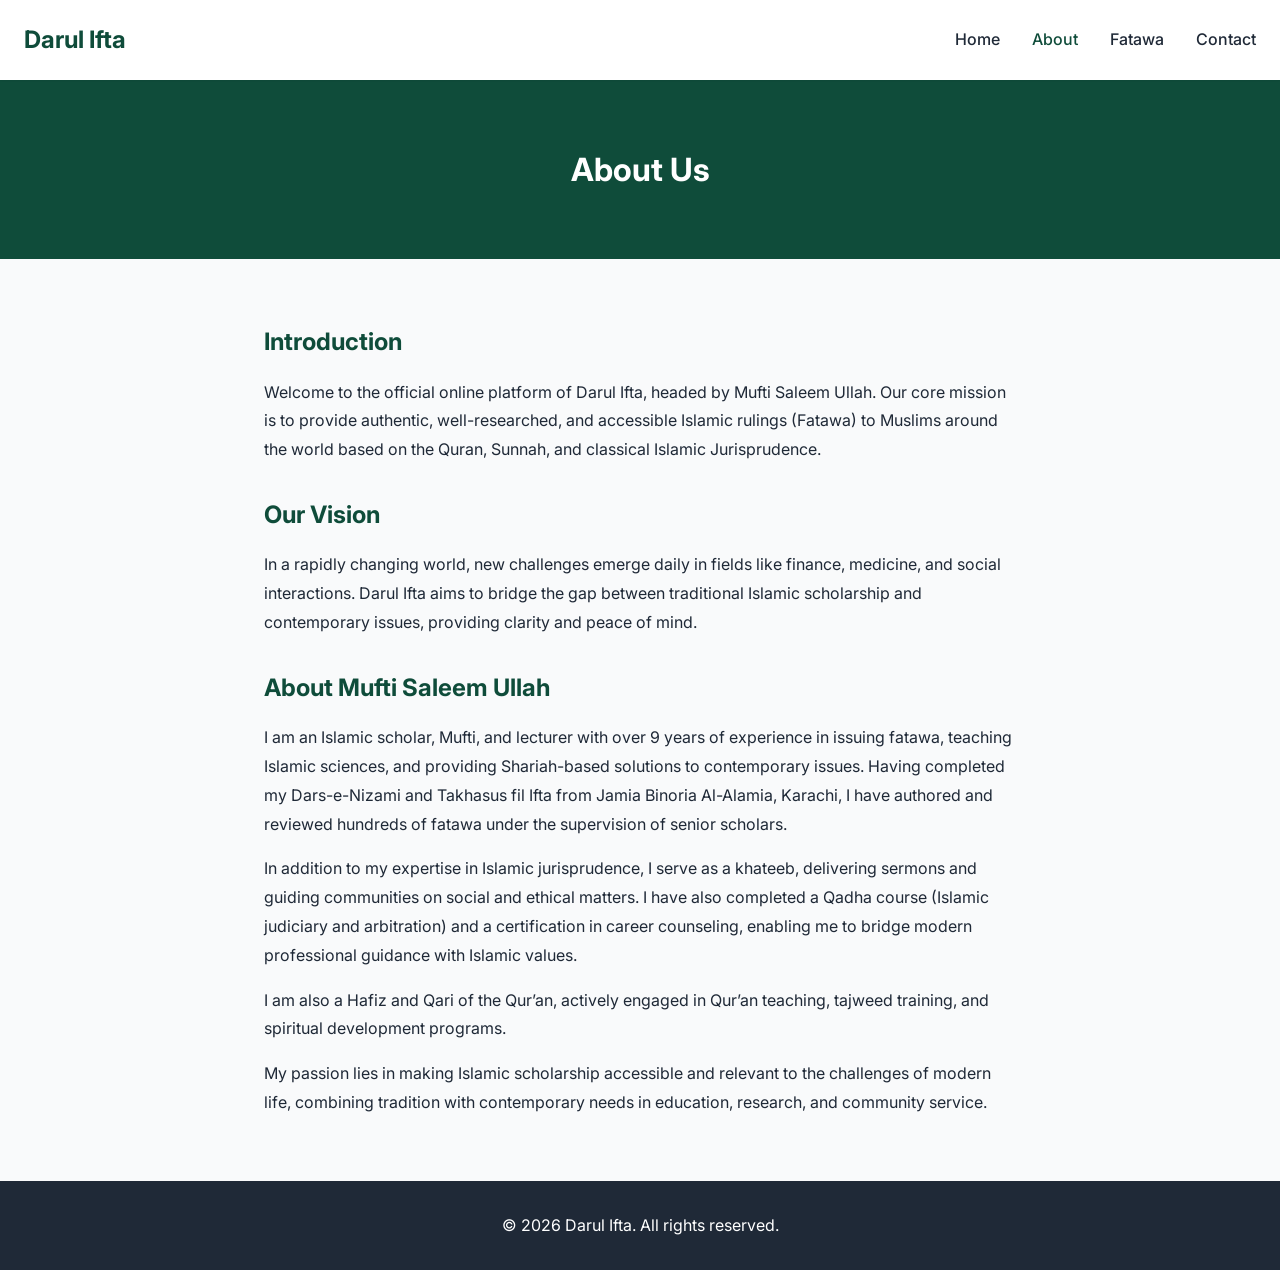
<file: about.html>
<!DOCTYPE html>
<html lang="en">

<head>
    <meta charset="UTF-8">
    <meta name="viewport" content="width=device-width, initial-scale=1.0">
    <title>About Us | Darul Ifta Mufti Saleem Ullah</title>
    <link rel="stylesheet" href="css/style.css">
    <style>
        .page-header {
            background: var(--primary);
            color: white;
            padding: 4rem 0;
            text-align: center;
        }

        .content-area {
            max-width: 800px;
            margin: 4rem auto;
            padding: 0 1.5rem;
        }

        .content-area h2 {
            color: var(--primary);
            margin-top: 2rem;
            margin-bottom: 1rem;
        }

        .content-area p {
            margin-bottom: 1rem;
            color: var(--dark);
            line-height: 1.8;
        }
    </style>
</head>

<body>
    <header>
        <div class="container navbar">
            <a href="index.html" class="logo">
                <div class="logo-text">
                    <h1>Darul Ifta</h1>
                </div>
            </a>
            <nav class="nav-links">
                <a href="index.html">Home</a>
                <a href="about.html" style="color: var(--primary);">About</a>
                <a href="fatwa.html">Fatawa</a>
                <a href="contact.html">Contact</a>
            </nav>
        </div>
    </header>

    <div class="page-header">
        <div class="container">
            <h1>About Us</h1>
        </div>
    </div>

    <main class="content-area">
        <h2>Introduction</h2>
        <p>Welcome to the official online platform of Darul Ifta, headed by Mufti Saleem Ullah. Our core mission is to
            provide authentic, well-researched, and accessible Islamic rulings (Fatawa) to Muslims around the world
            based on the Quran, Sunnah, and classical Islamic Jurisprudence.</p>

        <h2>Our Vision</h2>
        <p>In a rapidly changing world, new challenges emerge daily in fields like finance, medicine, and social
            interactions. Darul Ifta aims to bridge the gap between traditional Islamic scholarship and contemporary
            issues, providing clarity and peace of mind.</p>

        <h2>About Mufti Saleem Ullah</h2>
        <p>I am an Islamic scholar, Mufti, and lecturer with over 9 years of experience in issuing fatawa, teaching
            Islamic sciences, and providing Shariah-based solutions to contemporary issues. Having completed my
            Dars-e-Nizami and Takhasus fil Ifta from Jamia Binoria Al-Alamia, Karachi, I have authored and reviewed
            hundreds of fatawa under the supervision of senior scholars.</p>
        <p>In addition to my expertise in Islamic jurisprudence, I serve as a khateeb, delivering sermons and guiding
            communities on social and ethical matters. I have also completed a Qadha course (Islamic judiciary and
            arbitration) and a certification in career counseling, enabling me to bridge modern professional guidance
            with Islamic values.</p>
        <p>I am also a Hafiz and Qari of the Qur’an, actively engaged in Qur’an teaching, tajweed training, and
            spiritual development programs.</p>
        <p>My passion lies in making Islamic scholarship accessible and relevant to the challenges of modern life,
            combining tradition with contemporary needs in education, research, and community service.</p>
    </main>

    <!-- Simple Footer for Legal Pages -->
    <footer style="background: var(--dark); color: white; padding: 2rem 0; text-align: center;">
        <div class="container">
            <p>&copy; 2026 Darul Ifta. All rights reserved.</p>
        </div>
    </footer>
</body>

</html>
</file>
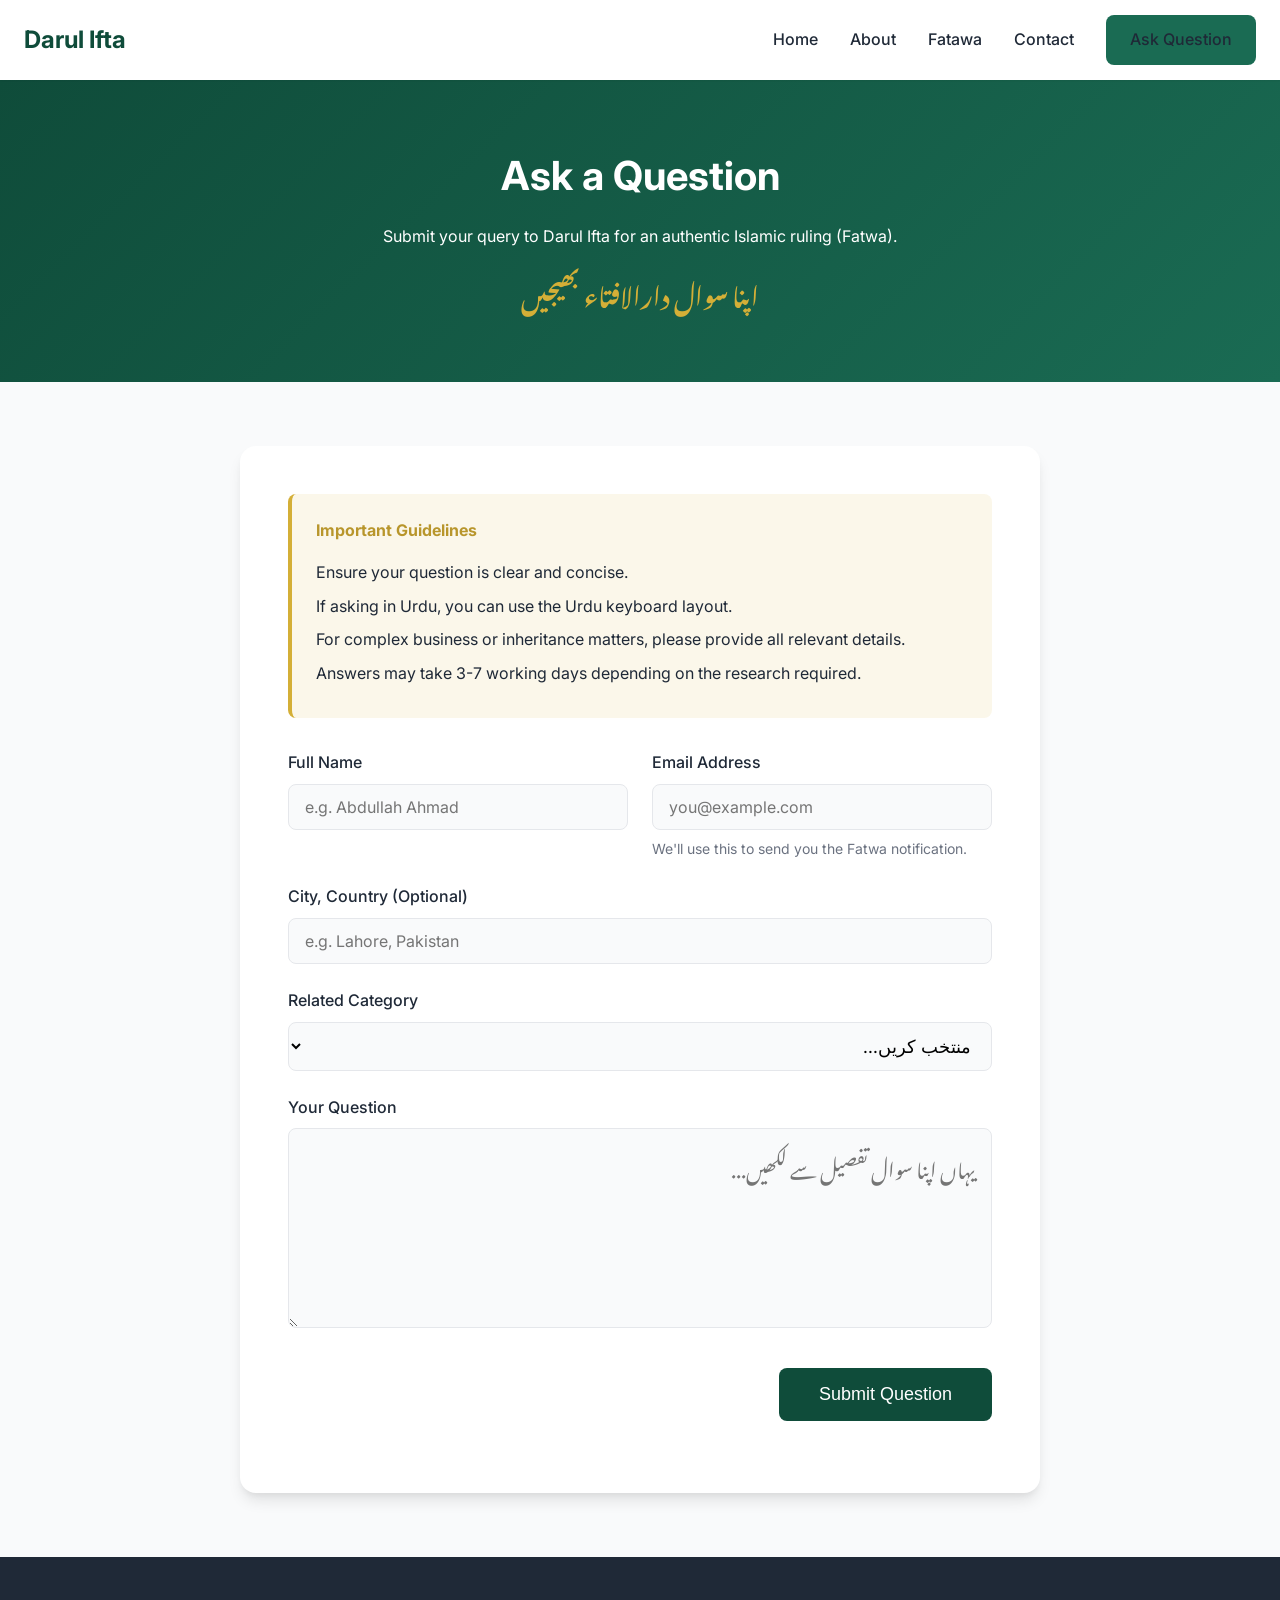
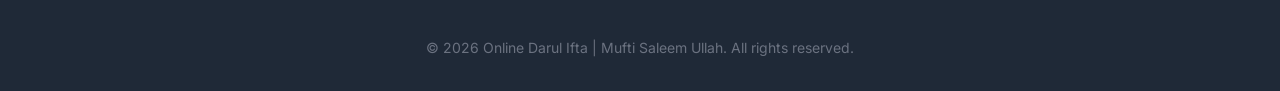
<file: ask.html>
<!DOCTYPE html>
<html lang="en">

<head>
    <meta charset="UTF-8">
    <meta name="viewport" content="width=device-width, initial-scale=1.0">
    <title>Ask a Question | Darul Ifta Mufti Saleem Ullah</title>
    <meta name="description"
        content="Submit your Islamic questions to Mufti Saleem Ullah and get authentic answers based on the Quran and Sunnah.">
    <link rel="stylesheet" href="css/style.css">
    <style>
        .page-header {
            background: linear-gradient(135deg, var(--primary) 0%, var(--primary-light) 100%);
            color: var(--white);
            padding: 4rem 0;
            text-align: center;
            margin-bottom: 4rem;
        }

        .page-title {
            font-size: 2.5rem;
            margin-bottom: 1rem;
        }

        .form-container {
            max-width: 800px;
            margin: 0 auto;
            background: var(--white);
            padding: 3rem;
            border-radius: 1rem;
            box-shadow: var(--shadow-lg);
            margin-bottom: 4rem;
        }

        .form-group {
            margin-bottom: 1.5rem;
        }

        .form-label {
            display: block;
            margin-bottom: 0.5rem;
            font-weight: 500;
            color: var(--dark);
        }

        .form-control {
            width: 100%;
            padding: 0.75rem 1rem;
            border: 1px solid var(--border);
            border-radius: 0.5rem;
            font-size: 1rem;
            font-family: inherit;
            transition: var(--transition);
            background: var(--light);
        }

        .form-control:focus {
            outline: none;
            border-color: var(--primary);
            box-shadow: 0 0 0 3px rgba(15, 76, 58, 0.1);
            background: var(--white);
        }

        textarea.form-control {
            min-height: 200px;
            resize: vertical;
            font-family: var(--font-ur);
            direction: rtl;
            font-size: 1.25rem;
        }

        .form-text {
            font-size: 0.875rem;
            color: var(--gray-500);
            margin-top: 0.5rem;
        }

        .rules-box {
            background: rgba(212, 175, 55, 0.1);
            border-left: 4px solid var(--secondary);
            padding: 1.5rem;
            border-radius: 0.5rem;
            margin-bottom: 2rem;
        }

        .rules-box h4 {
            color: var(--secondary-hover);
            margin-bottom: 1rem;
        }

        .rules-list {
            list-style-position: inside;
            color: var(--dark);
        }

        .rules-list li {
            margin-bottom: 0.5rem;
        }
    </style>
</head>

<body>

    <!-- Header -->
    <header>
        <div class="container navbar">
            <a href="index.html" class="logo">
                <div class="logo-text">
                    <h1>Darul Ifta</h1>
                </div>
            </a>
            <nav class="nav-links">
                <a href="index.html">Home</a>
                <a href="about.html">About</a>
                <a href="fatwa.html">Fatawa</a>
                <a href="contact.html">Contact</a>
                <a href="ask.html" class="btn btn-primary" style="background-color: var(--primary-light);">Ask
                    Question</a>
            </nav>
        </div>
    </header>

    <!-- Page Header -->
    <div class="page-header">
        <div class="container">
            <h1 class="page-title">Ask a Question</h1>
            <p>Submit your query to Darul Ifta for an authentic Islamic ruling (Fatwa).</p>
            <h2 class="ur-text" dir="rtl" style="margin-top: 1rem; color: var(--secondary);">اپنا سوال دارالافتاء بھیجیں
            </h2>
        </div>
    </div>

    <main class="container">
        <div class="form-container">

            <div class="rules-box">
                <h4>Important Guidelines</h4>
                <ul class="rules-list">
                    <li>Ensure your question is clear and concise.</li>
                    <li>If asking in Urdu, you can use the Urdu keyboard layout.</li>
                    <li>For complex business or inheritance matters, please provide all relevant details.</li>
                    <li>Answers may take 3-7 working days depending on the research required.</li>
                </ul>
            </div>

            <!-- Using basic Formspree action pattern as standard for static sites -->
            <form action="https://formspree.io/f/your_form_endpoint" method="POST">

                <div style="display: grid; grid-template-columns: 1fr 1fr; gap: 1.5rem;">
                    <div class="form-group">
                        <label for="name" class="form-label">Full Name</label>
                        <input type="text" id="name" name="name" class="form-control" placeholder="e.g. Abdullah Ahmad"
                            required>
                    </div>

                    <div class="form-group">
                        <label for="email" class="form-label">Email Address</label>
                        <input type="email" id="email" name="email" class="form-control" placeholder="you@example.com"
                            required>
                        <div class="form-text">We'll use this to send you the Fatwa notification.</div>
                    </div>
                </div>

                <div class="form-group">
                    <label for="city" class="form-label">City, Country (Optional)</label>
                    <input type="text" id="city" name="city" class="form-control" placeholder="e.g. Lahore, Pakistan">
                </div>

                <div class="form-group">
                    <label for="category" class="form-label">Related Category</label>
                    <select id="category" name="category" class="form-control ur-text" dir="rtl" required
                        style="font-size: 1.1rem; appearance: auto; -webkit-appearance: auto; padding-right: 1rem;">
                        <option value="" disabled selected>منتخب کریں...</option>
                        <optgroup label="عبادات">
                            <option value="طہارت">طہارت</option>
                            <option value="نماز">نماز</option>
                            <option value="روزہ">روزہ</option>
                            <option value="زکوٰۃ">زکوٰۃ و صدقات</option>
                            <option value="حج و عمرہ">حج و عمرہ</option>
                        </optgroup>
                        <optgroup label="معاملات">
                            <option value="خرید و فروخت">خرید و فروخت</option>
                            <option value="اسلامی بینکاری">اسلامی بینکاری</option>
                            <option value="جدید مالی معاملات">جدید مالی معاملات</option>
                        </optgroup>
                        <optgroup label="عائلی مسائل">
                            <option value="نکاح">نکاح</option>
                            <option value="طلاق">طلاق و خلع</option>
                            <option value="وراثت">وراثت</option>
                        </optgroup>
                        <optgroup label="حدود و تعزیرات">
                            <option value="تعزیری احکام">تعزیری احکام</option>
                        </optgroup>
                        <optgroup label="معاصر و جدید مسائل">
                            <option value="میڈیکل فقہ">میڈیکل فقہ</option>
                            <option value="جدید ٹیکنالوجی">جدید ٹیکنالوجی</option>
                        </optgroup>
                        <optgroup label="متفرق">
                            <option value="عقائد">عقائد و ایمانیات</option>
                            <option value="دیگر">دیگر / متفرق</option>
                        </optgroup>
                    </select>
                </div>

                <div class="form-group">
                    <label for="question" class="form-label">Your Question</label>
                    <textarea id="question" name="question" class="form-control"
                        placeholder="یہاں اپنا سوال تفصیل سے لکھیں..." required></textarea>
                </div>

                <div class="form-group" style="text-align: right; margin-top: 2rem;">
                    <button type="submit" class="btn btn-primary" style="font-size: 1.125rem; padding: 1rem 2.5rem;">
                        Submit Question
                    </button>
                </div>

            </form>
        </div>
    </main>

    <!-- Footer -->
    <footer>
        <div class="container footer-bottom" style="border: none; padding-top: 0;">
            <p>&copy; 2026 Online Darul Ifta | Mufti Saleem Ullah. All rights reserved.</p>
        </div>
    </footer>

    <script src="js/main.js"></script>
</body>

</html>
</file>
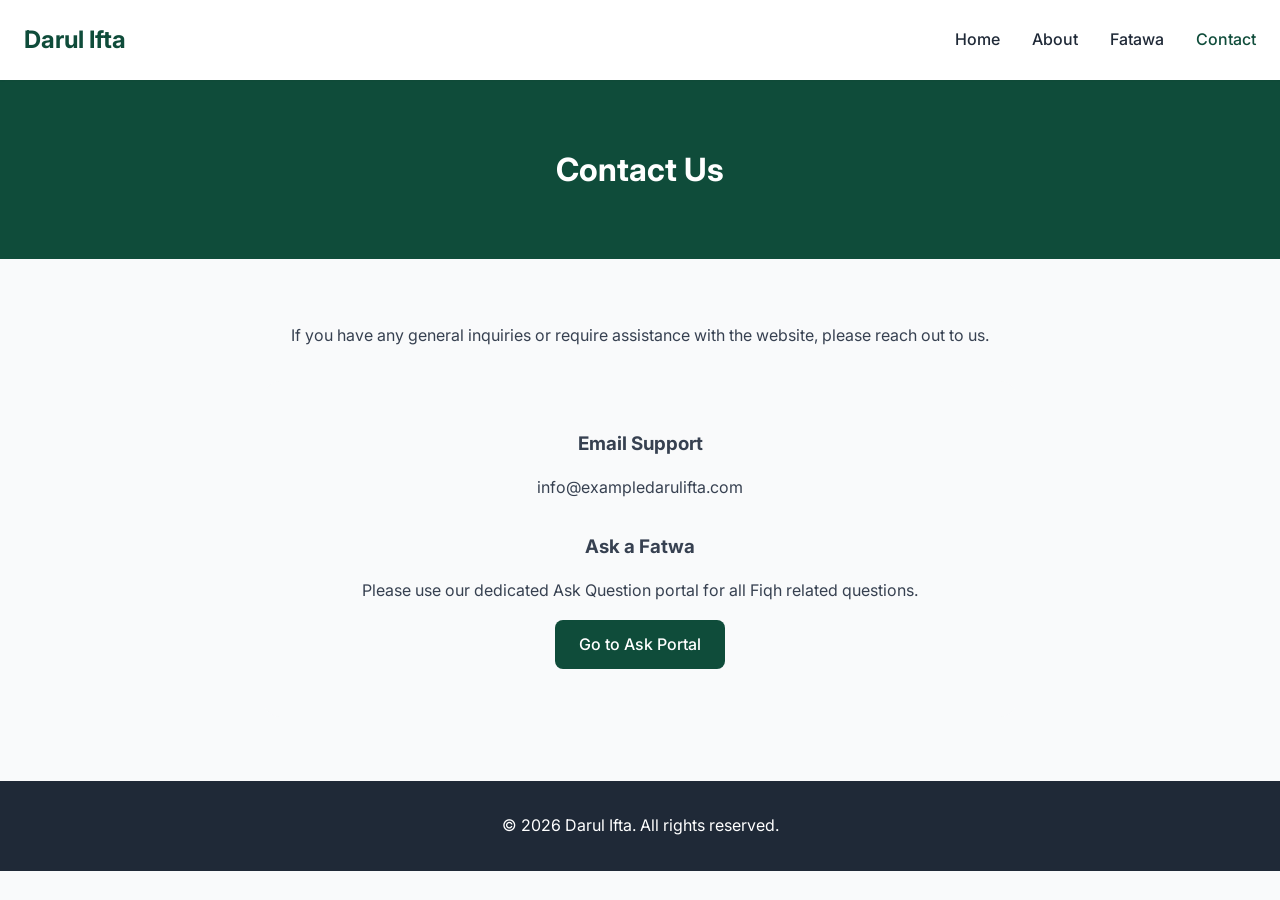
<file: contact.html>
<!DOCTYPE html>
<html lang="en">

<head>
    <meta charset="UTF-8">
    <meta name="viewport" content="width=device-width, initial-scale=1.0">
    <title>Contact Us | Darul Ifta</title>
    <link rel="stylesheet" href="css/style.css">
    <style>
        .page-header {
            background: var(--primary);
            color: white;
            padding: 4rem 0;
            text-align: center;
        }

        .content-area {
            max-width: 800px;
            margin: 4rem auto;
            padding: 0 1.5rem;
            text-align: center;
        }

        .contact-card {
            background: var(--light);
            padding: 3rem;
            border-radius: 1rem;
            margin-top: 2rem;
        }
    </style>
</head>

<body>
    <header>
        <div class="container navbar">
            <a href="index.html" class="logo">
                <div class="logo-text">
                    <h1>Darul Ifta</h1>
                </div>
            </a>
            <nav class="nav-links">
                <a href="index.html">Home</a>
                <a href="about.html">About</a>
                <a href="fatwa.html">Fatawa</a>
                <a href="contact.html" style="color: var(--primary);">Contact</a>
            </nav>
        </div>
    </header>

    <div class="page-header">
        <div class="container">
            <h1>Contact Us</h1>
        </div>
    </div>

    <main class="content-area">
        <p>If you have any general inquiries or require assistance with the website, please reach out to us.</p>
        <div class="contact-card">
            <h3 style="margin-bottom: 1rem;">Email Support</h3>
            <p>info@exampledarulifta.com</p>

            <h3 style="margin-top: 2rem; margin-bottom: 1rem;">Ask a Fatwa</h3>
            <p>Please use our dedicated Ask Question portal for all Fiqh related questions.</p>
            <a href="ask.html" class="btn btn-primary" style="margin-top: 1rem;">Go to Ask Portal</a>
        </div>
    </main>

    <footer style="background: var(--dark); color: white; padding: 2rem 0; text-align: center;">
        <div class="container">
            <p>&copy; 2026 Darul Ifta. All rights reserved.</p>
        </div>
    </footer>
</body>

</html>
</file>
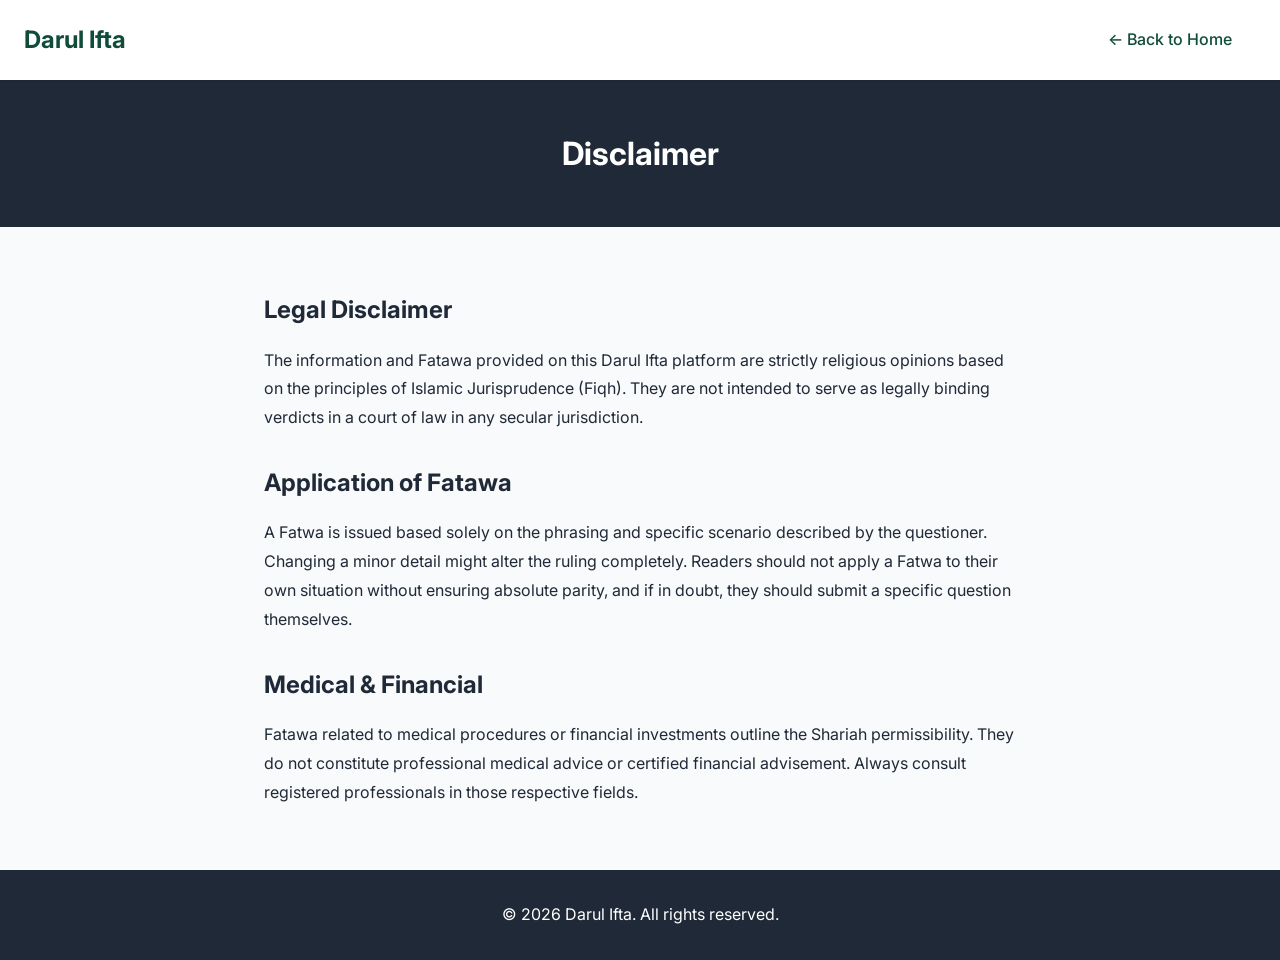
<file: disclaimer.html>
<!DOCTYPE html>
<html lang="en">

<head>
    <meta charset="UTF-8">
    <meta name="viewport" content="width=device-width, initial-scale=1.0">
    <title>Disclaimer | Darul Ifta</title>
    <link rel="stylesheet" href="css/style.css">
    <style>
        .page-header {
            background: var(--dark);
            color: white;
            padding: 3rem 0;
            text-align: center;
        }

        .content-area {
            max-width: 800px;
            margin: 4rem auto;
            padding: 0 1.5rem;
        }

        .content-area h2 {
            margin-top: 2rem;
            margin-bottom: 1rem;
            color: var(--dark);
        }

        .content-area p {
            margin-bottom: 1rem;
            color: var(--gray-800);
            line-height: 1.8;
        }
    </style>
</head>

<body>
    <header>
        <div class="container navbar">
            <a href="index.html" class="logo">
                <div class="logo-text">
                    <h1>Darul Ifta</h1>
                </div>
            </a>
            <a href="index.html" class="btn btn-outline" style="border: none;">&larr; Back to Home</a>
        </div>
    </header>

    <div class="page-header">
        <div class="container">
            <h1>Disclaimer</h1>
        </div>
    </div>

    <main class="content-area">
        <h2>Legal Disclaimer</h2>
        <p>The information and Fatawa provided on this Darul Ifta platform are strictly religious opinions based on the
            principles of Islamic Jurisprudence (Fiqh). They are not intended to serve as legally binding verdicts in a
            court of law in any secular jurisdiction.</p>

        <h2>Application of Fatawa</h2>
        <p>A Fatwa is issued based solely on the phrasing and specific scenario described by the questioner. Changing a
            minor detail might alter the ruling completely. Readers should not apply a Fatwa to their own situation
            without ensuring absolute parity, and if in doubt, they should submit a specific question themselves.</p>

        <h2>Medical & Financial</h2>
        <p>Fatawa related to medical procedures or financial investments outline the Shariah permissibility. They do not
            constitute professional medical advice or certified financial advisement. Always consult registered
            professionals in those respective fields.</p>
    </main>

    <footer style="background: var(--dark); color: white; padding: 2rem 0; text-align: center;">
        <div class="container">
            <p>&copy; 2026 Darul Ifta. All rights reserved.</p>
        </div>
    </footer>
</body>

</html>
</file>
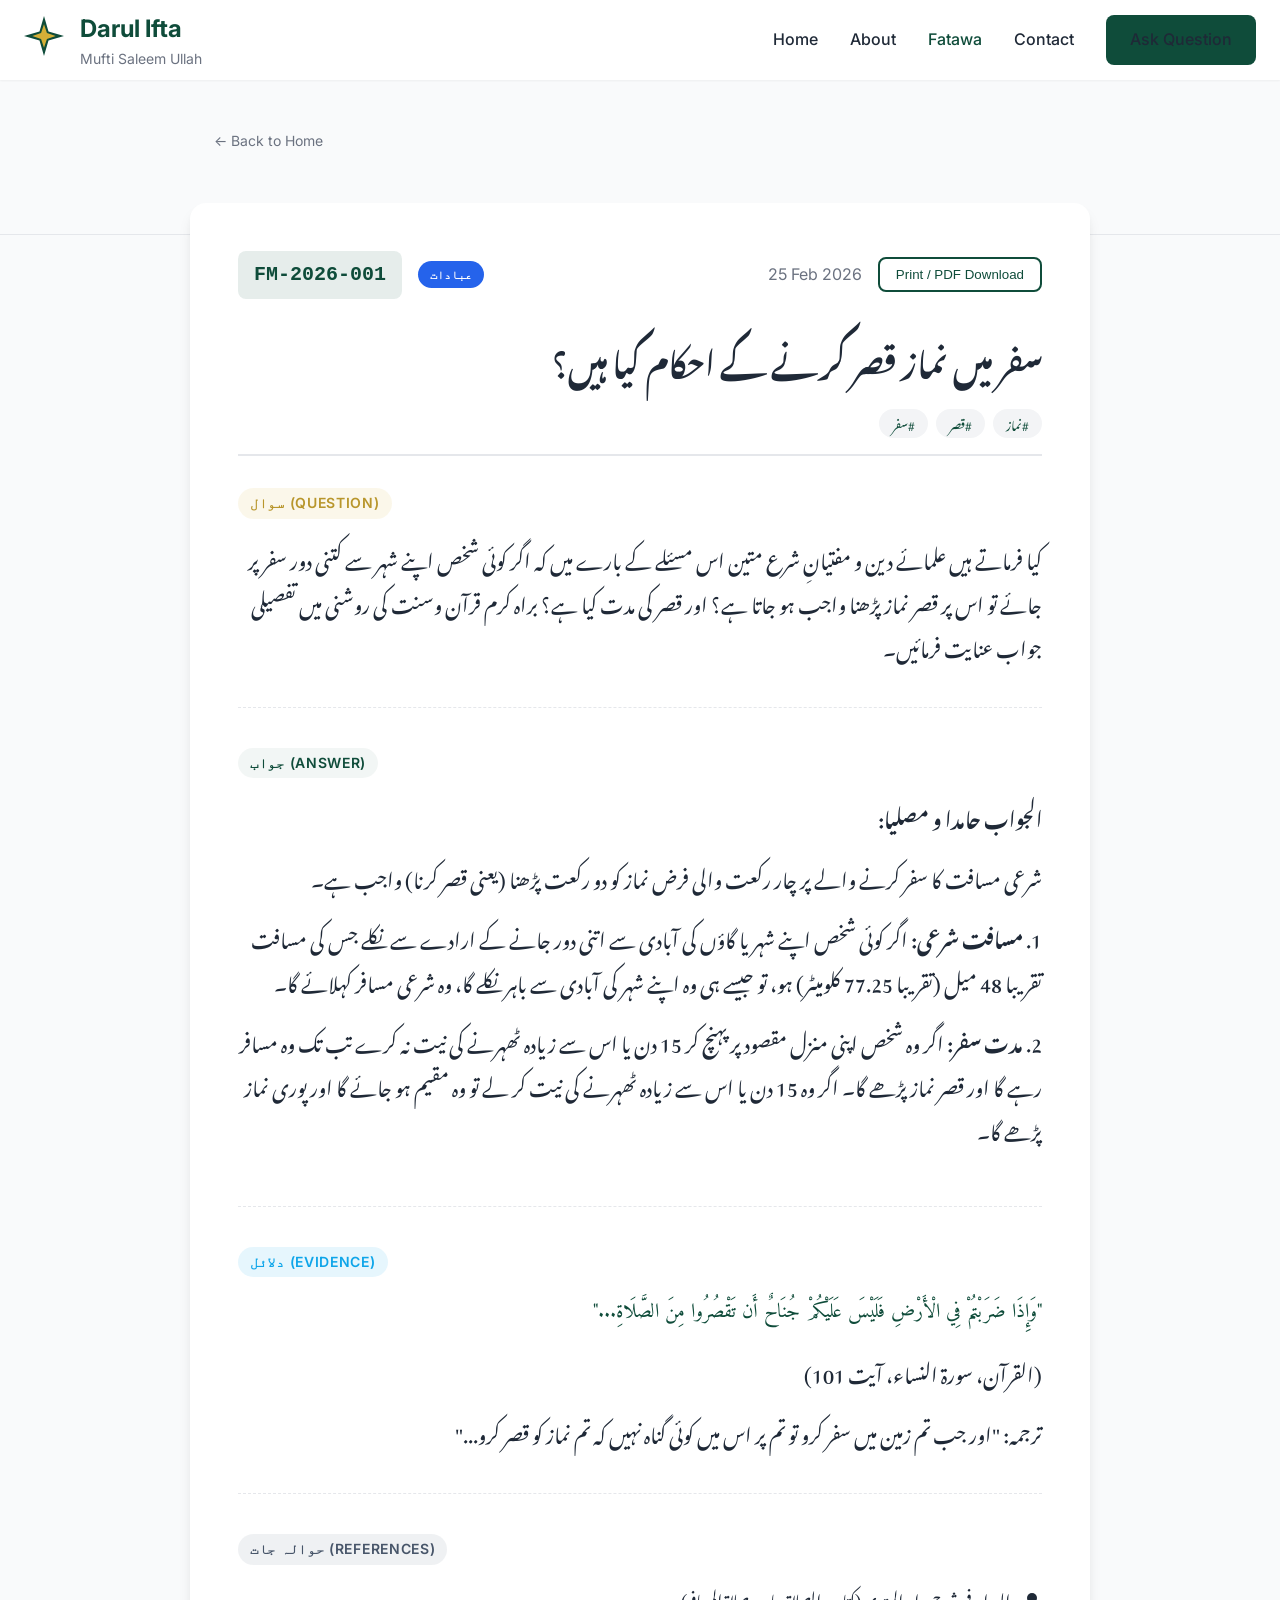
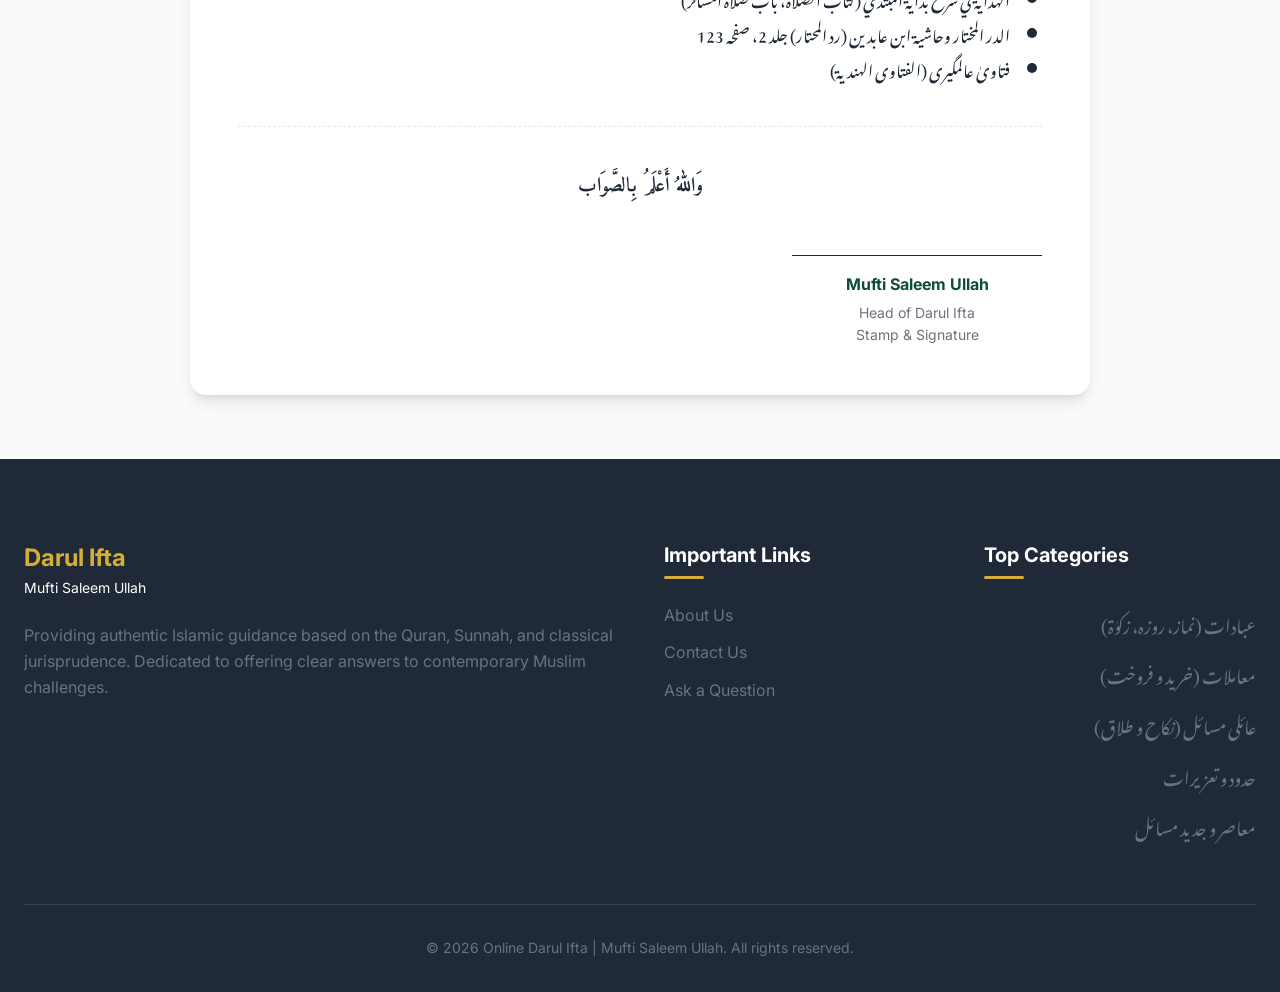
<file: fatwa.html>
<!DOCTYPE html>
<html lang="ur">

<head>
    <meta charset="UTF-8">
    <meta name="viewport" content="width=device-width, initial-scale=1.0">
    <title>Fatwa: سفر میں نماز قصر کرنے کے احکام | Darul Ifta</title>
    <meta name="description"
        content="Read authentic fatwa regarding Qasar namaz (shortened prayer) during travel, verified by Mufti Saleem Ullah.">
    <meta name="theme-color" content="#0F4C3A">
    <!-- CSS Styles -->
    <link rel="stylesheet" href="css/style.css">

    <style>
        /* Specific styles for the Fatwa page */
        .fatwa-header {
            background: var(--light);
            padding: 3rem 0;
            border-bottom: 1px solid var(--border);
        }

        .fatwa-meta-header {
            display: flex;
            justify-content: space-between;
            align-items: center;
            margin-bottom: 1.5rem;
            flex-wrap: wrap;
            gap: 1rem;
        }

        .fatwa-id {
            font-family: monospace;
            font-size: 1.25rem;
            color: var(--primary);
            font-weight: 700;
            background: rgba(15, 76, 58, 0.1);
            padding: 0.5rem 1rem;
            border-radius: 0.5rem;
        }

        .fatwa-tools {
            display: flex;
            gap: 1rem;
        }

        .fatwa-body {
            background: var(--white);
            max-width: 900px;
            margin: -2rem auto 4rem;
            padding: 3rem;
            border-radius: 1rem;
            box-shadow: var(--shadow-lg);
            position: relative;
        }

        .fatwa-section {
            margin-bottom: 2.5rem;
            padding-bottom: 2.5rem;
            border-bottom: 1px dashed var(--border);
        }

        .fatwa-section:last-child {
            border-bottom: none;
            margin-bottom: 0;
            padding-bottom: 0;
        }

        .section-label {
            display: inline-block;
            font-size: 0.875rem;
            font-weight: 600;
            color: var(--primary);
            text-transform: uppercase;
            letter-spacing: 0.05em;
            margin-bottom: 1rem;
            background: rgba(15, 76, 58, 0.05);
            padding: 0.25rem 0.75rem;
            border-radius: 999px;
        }

        .fatwa-content {
            font-size: 1.25rem;
            color: var(--dark);
        }

        .fatwa-content.ar-text {
            color: var(--primary);
        }

        .signature-block {
            margin-top: 3rem;
            display: flex;
            justify-content: flex-end;
            text-align: center;
        }

        .signature-content {
            border-top: 1px solid var(--gray-800);
            padding-top: 1rem;
            width: 250px;
        }

        .signature-content h4 {
            color: var(--primary);
            margin-bottom: 0.25rem;
        }

        /* Print Styles */
        @media print {
            body * {
                visibility: hidden;
            }

            .fatwa-body,
            .fatwa-body * {
                visibility: visible;
            }

            .fatwa-body {
                position: absolute;
                left: 0;
                top: 0;
                box-shadow: none;
                max-width: 100%;
                width: 100%;
                margin: 0;
                padding: 0;
            }

            .fatwa-tools,
            header,
            footer {
                display: none !important;
            }
        }
    </style>
</head>

<body>

    <!-- Header -->
    <header>
        <div class="container navbar">
            <a href="index.html" class="logo">
                <div class="logo-icon">
                    <svg width="40" height="40" viewBox="0 0 40 40" fill="none" xmlns="http://www.w3.org/2000/svg">
                        <path
                            d="M20 0L24.4903 15.5097L40 20L24.4903 24.4903L20 40L15.5097 24.4903L0 20L15.5097 15.5097L20 0Z"
                            fill="#0F4C3A" />
                        <path
                            d="M20 8.28427L22.9289 17.0711L31.7157 20L22.9289 22.9289L20 31.7157L17.0711 22.9289L8.28427 20L17.0711 17.0711L20 8.28427Z"
                            fill="#D4AF37" />
                    </svg>
                </div>
                <div class="logo-text">
                    <h1>Darul Ifta</h1>
                    <p>Mufti Saleem Ullah</p>
                </div>
            </a>

            <nav class="nav-links">
                <a href="index.html">Home</a>
                <a href="about.html">About</a>
                <a href="fatwa.html" style="color: var(--primary);">Fatawa</a>
                <a href="contact.html">Contact</a>
                <a href="ask.html" class="btn btn-primary">Ask Question</a>
            </nav>
        </div>
    </header>

    <!-- Fatwa Header Context -->
    <div class="fatwa-header">
        <div class="container" style="max-width: 900px; padding-bottom: 2rem;">
            <a href="index.html" style="color: var(--gray-500); font-size: 0.875rem;">&larr; Back to Home</a>
        </div>
    </div>

    <!-- Main Fatwa Content -->
    <main class="container">
        <article class="fatwa-body">

            <!-- Meta Information -->
            <div class="fatwa-meta-header">
                <div style="display: flex; gap: 1rem; align-items: center;">
                    <span class="fatwa-id">FM-2026-001</span>
                    <span class="cat-label cat-namaz" style="background-color: var(--cat-namaz);">عبادات</span>
                </div>
                <div class="fatwa-tools">
                    <span style="color: var(--gray-500); align-self: center;">25 Feb 2026</span>
                    <button id="print-btn" class="btn btn-outline" style="padding: 0.5rem 1rem;">
                        Print / PDF Download
                    </button>
                </div>
            </div>

            <h1 class="ur-text" dir="rtl" style="font-size: 2rem; color: var(--dark); margin-bottom: 1rem;">
                سفر میں نماز قصر کرنے کے احکام کیا ہیں؟
            </h1>

            <div class="fatwa-tags" dir="rtl"
                style="margin-bottom: 2rem; border-bottom: 2px solid var(--border); padding-bottom: 1rem;">
                <span class="tag">#نماز</span>
                <span class="tag">#قصر</span>
                <span class="tag">#سفر</span>
            </div>

            <!-- Question Section -->
            <div class="fatwa-section">
                <div class="section-label" style="background: rgba(212, 175, 55, 0.1); color: var(--secondary-hover);">
                    سوال (Question)</div>
                <div class="fatwa-content ur-text" dir="rtl">
                    <p>کیا فرماتے ہیں علمائے دین و مفتیانِ شرع متین اس مسئلے کے بارے میں کہ اگر کوئی شخص اپنے شہر سے
                        کتنی دور سفر پر جائے تو اس پر قصر نماز پڑھنا واجب ہو جاتا ہے؟ اور قصر کی مدت کیا ہے؟ براہ کرم
                        قرآن وسنت کی روشنی میں تفصیلی جواب عنایت فرمائیں۔</p>
                </div>
            </div>

            <!-- Answer Section -->
            <div class="fatwa-section">
                <div class="section-label">جواب (Answer)</div>
                <div class="fatwa-content ur-text" dir="rtl">
                    <p style="margin-bottom: 1rem;"><strong>الجواب حامدا و مصلیا:</strong></p>
                    <p style="margin-bottom: 1rem;">شرعی مسافت کا سفر کرنے والے پر چار رکعت والی فرض نماز کو دو رکعت
                        پڑھنا (یعنی قصر کرنا) واجب ہے۔</p>
                    <p style="margin-bottom: 1rem;">1. <strong>مسافت شرعی:</strong> اگر کوئی شخص اپنے شہر یا گاؤں کی
                        آبادی سے اتنی دور جانے کے ارادے سے نکلے جس کی مسافت تقریبا 48 میل (تقریبا 77.25 کلومیٹر) ہو، تو
                        جیسے ہی وہ اپنے شہر کی آبادی سے باہر نکلے گا، وہ شرعی مسافر کہلائے گا۔</p>
                    <p style="margin-bottom: 1rem;">2. <strong>مدت سفر:</strong> اگر وہ شخص اپنی منزل مقصود پر پہنچ کر
                        15 دن یا اس سے زیادہ ٹھہرنے کی نیت نہ کرے تب تک وہ مسافر رہے گا اور قصر نماز پڑھے گا۔ اگر وہ 15
                        دن یا اس سے زیادہ ٹھہرنے کی نیت کر لے تو وہ مقیم ہو جائے گا اور پوری نماز پڑھے گا۔</p>
                </div>
            </div>

            <!-- Dalail / Evidence Section -->
            <div class="fatwa-section">
                <div class="section-label" style="background: rgba(14, 165, 233, 0.1); color: #0EA5E9;">دلائل (Evidence)
                </div>
                <div class="fatwa-content ar-text" dir="rtl" style="margin-bottom: 1rem;">
                    "وَإِذَا ضَرَبْتُمْ فِي الْأَرْضِ فَلَيْسَ عَلَيْكُمْ جُنَاحٌ أَن تَقْصُرُوا مِنَ الصَّلَاةِ..."
                </div>
                <div class="fatwa-content ur-text" dir="rtl">
                    <p>(القرآن، سورۃ النساء، آیت 101)</p>
                    <p style="margin-top: 1rem;">ترجمہ: "اور جب تم زمین میں سفر کرو تو تم پر اس میں کوئی گناہ نہیں کہ تم
                        نماز کو قصر کرو..."</p>
                </div>
            </div>

            <!-- References Section -->
            <div class="fatwa-section">
                <div class="section-label" style="background: rgba(100, 116, 139, 0.1); color: #475569;">حوالہ جات
                    (References)</div>
                <div class="fatwa-content ur-text" dir="rtl" style="font-size: 1rem;">
                    <ul style="list-style-type: disc; margin-right: 2rem;">
                        <li>الهداية في شرح بداية المبتدي (كتاب الصلاة، باب صلاة المسافر)</li>
                        <li>الدر المختار وحاشية ابن عابدين (رد المحتار) جلد 2، صفحہ 123</li>
                        <li>فتاویٰ عالمگیری (الفتاوى الهندية)</li>
                    </ul>
                </div>
            </div>

            <!-- Declaration and Signature -->
            <div class="fatwa-section" style="border: none;">
                <div class="fatwa-content ar-text" dir="rtl"
                    style="text-align: center; color: var(--dark); font-weight: bold;">
                    وَاللّٰهُ أَعْلَمُ بِالصَّوَاب
                </div>

                <div class="signature-block">
                    <div class="signature-content">
                        <h4>Mufti Saleem Ullah</h4>
                        <p style="font-size: 0.875rem; color: var(--gray-500);">Head of Darul Ifta</p>
                        <p style="font-size: 0.875rem; color: var(--gray-500);">Stamp & Signature</p>
                    </div>
                </div>
            </div>

        </article>
    </main>

    <!-- Footer -->
    <footer>
        <div class="container">
            <div class="footer-grid">
                <div class="footer-col" style="grid-column: span 2;">
                    <div class="logo-text" style="margin-bottom: 1.5rem;">
                        <h1 style="color: var(--secondary); font-size: 1.5rem;">Darul Ifta</h1>
                        <p style="color: var(--white);">Mufti Saleem Ullah</p>
                    </div>
                    <p>Providing authentic Islamic guidance based on the Quran, Sunnah, and classical jurisprudence.
                        Dedicated to offering clear answers to contemporary Muslim challenges.</p>
                </div>

                <div class="footer-col">
                    <h4>Important Links</h4>
                    <ul class="footer-links">
                        <li><a href="about.html">About Us</a></li>
                        <li><a href="contact.html">Contact Us</a></li>
                        <li><a href="ask.html">Ask a Question</a></li>
                    </ul>
                </div>

                <div class="footer-col">
                    <h4>Top Categories</h4>
                    <ul class="footer-links ur-text" dir="rtl" style="font-size: 1.1rem; padding-right: 0;">
                        <li><a href="#">عبادات (نماز، روزہ، زکوٰۃ)</a></li>
                        <li><a href="#">معاملات (خرید و فروخت)</a></li>
                        <li><a href="#">عائلی مسائل (نکاح و طلاق)</a></li>
                        <li><a href="#">حدود و تعزیرات</a></li>
                        <li><a href="#">معاصر و جدید مسائل</a></li>
                    </ul>
                </div>
            </div>

            <div class="footer-bottom">
                <p>&copy; 2026 Online Darul Ifta | Mufti Saleem Ullah. All rights reserved.</p>
            </div>
        </div>
    </footer>

    <script src="js/main.js"></script>
</body>

</html>
</file>
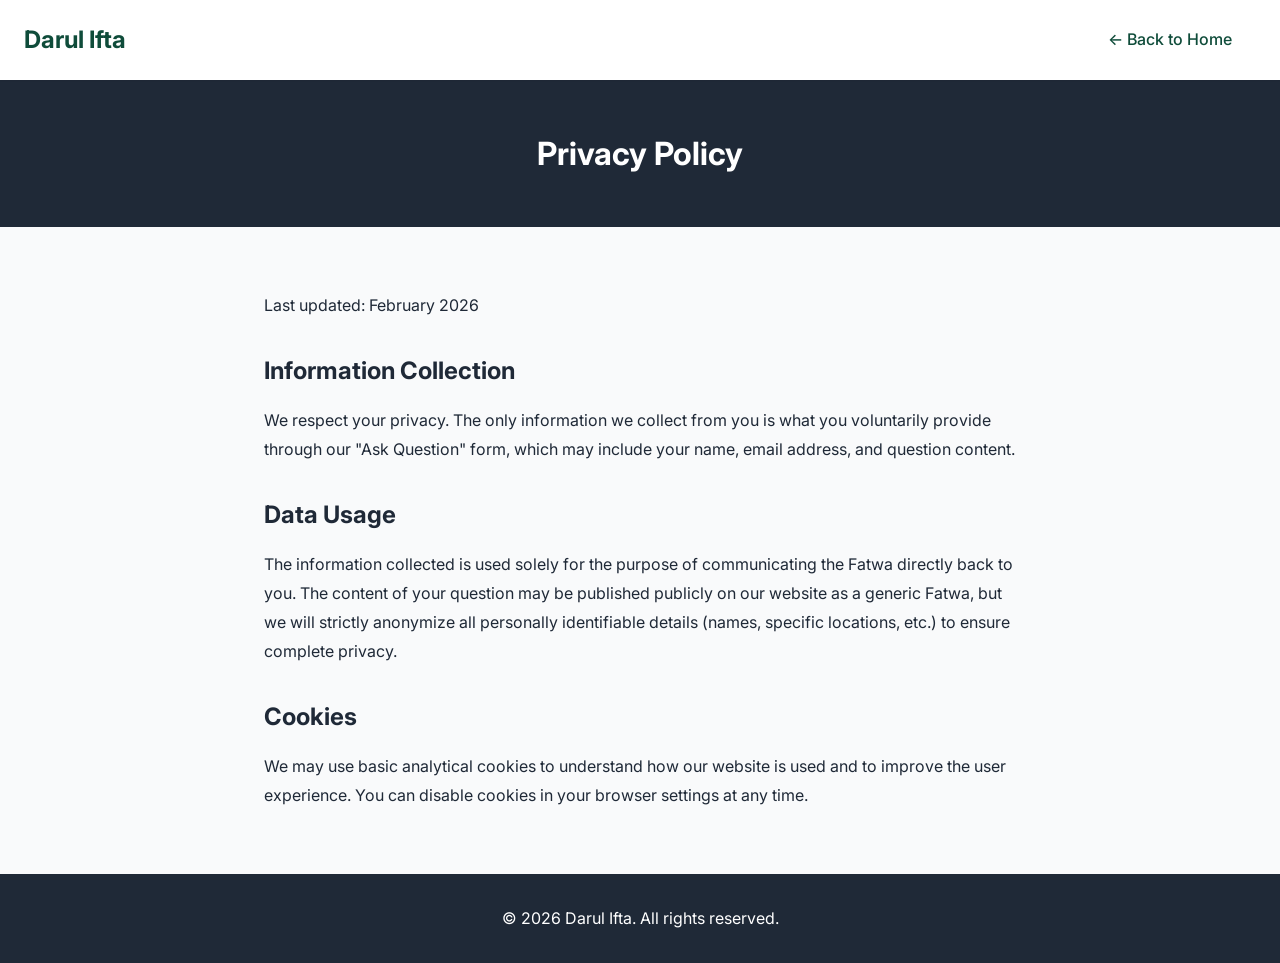
<file: privacy.html>
<!DOCTYPE html>
<html lang="en">

<head>
    <meta charset="UTF-8">
    <meta name="viewport" content="width=device-width, initial-scale=1.0">
    <title>Privacy Policy | Darul Ifta</title>
    <link rel="stylesheet" href="css/style.css">
    <style>
        .page-header {
            background: var(--dark);
            color: white;
            padding: 3rem 0;
            text-align: center;
        }

        .content-area {
            max-width: 800px;
            margin: 4rem auto;
            padding: 0 1.5rem;
        }

        .content-area h2 {
            margin-top: 2rem;
            margin-bottom: 1rem;
            color: var(--dark);
        }

        .content-area p,
        .content-area ul {
            margin-bottom: 1rem;
            color: var(--gray-800);
            line-height: 1.8;
        }

        .content-area ul {
            padding-left: 2rem;
        }
    </style>
</head>

<body>
    <header>
        <div class="container navbar">
            <a href="index.html" class="logo">
                <div class="logo-text">
                    <h1>Darul Ifta</h1>
                </div>
            </a>
            <a href="index.html" class="btn btn-outline" style="border: none;">&larr; Back to Home</a>
        </div>
    </header>

    <div class="page-header">
        <div class="container">
            <h1>Privacy Policy</h1>
        </div>
    </div>

    <main class="content-area">
        <p>Last updated: February 2026</p>

        <h2>Information Collection</h2>
        <p>We respect your privacy. The only information we collect from you is what you voluntarily provide through our
            "Ask Question" form, which may include your name, email address, and question content.</p>

        <h2>Data Usage</h2>
        <p>The information collected is used solely for the purpose of communicating the Fatwa directly back to you. The
            content of your question may be published publicly on our website as a generic Fatwa, but we will strictly
            anonymize all personally identifiable details (names, specific locations, etc.) to ensure complete privacy.
        </p>

        <h2>Cookies</h2>
        <p>We may use basic analytical cookies to understand how our website is used and to improve the user experience.
            You can disable cookies in your browser settings at any time.</p>
    </main>

    <footer style="background: var(--dark); color: white; padding: 2rem 0; text-align: center;">
        <div class="container">
            <p>&copy; 2026 Darul Ifta. All rights reserved.</p>
        </div>
    </footer>
</body>

</html>
</file>
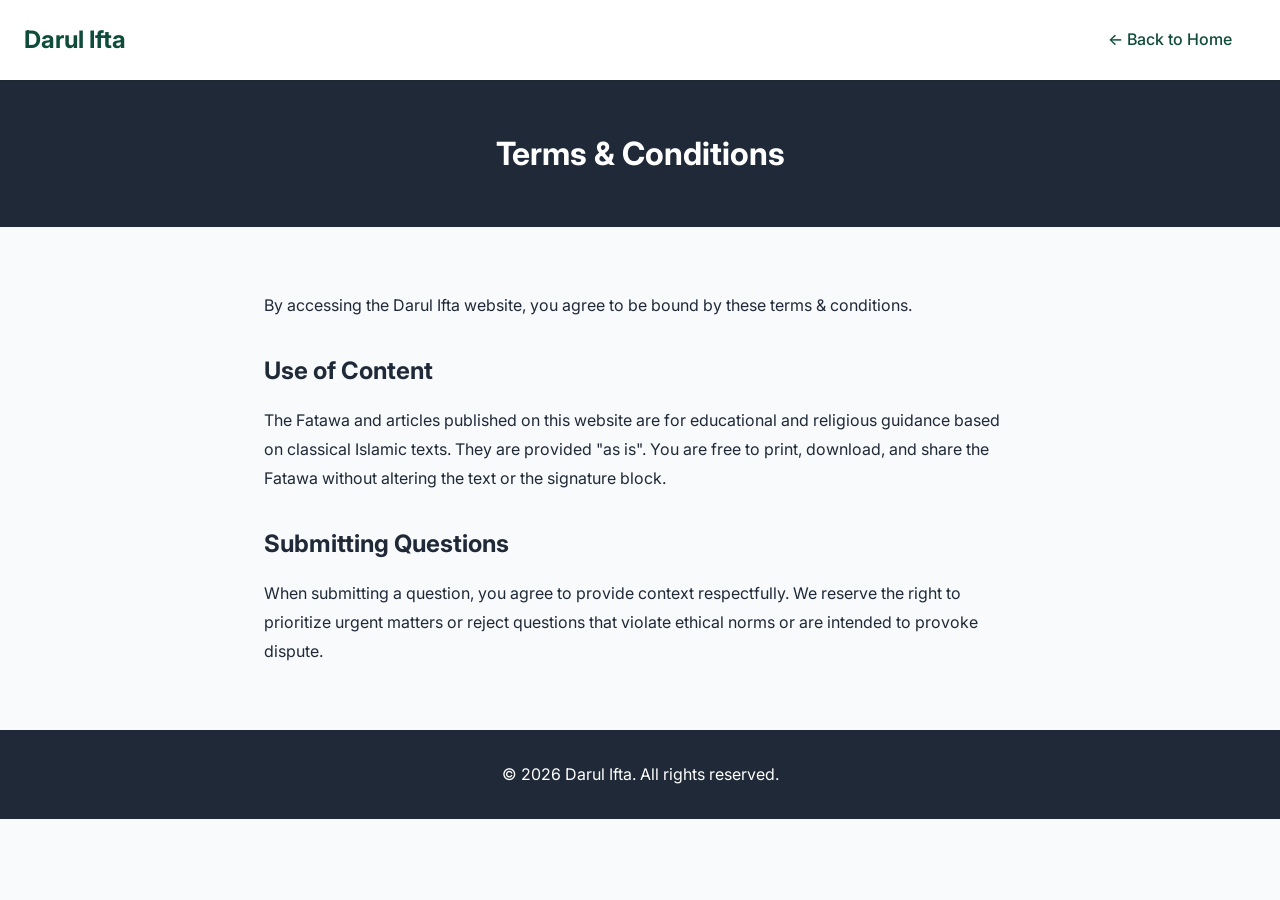
<file: terms.html>
<!DOCTYPE html>
<html lang="en">

<head>
    <meta charset="UTF-8">
    <meta name="viewport" content="width=device-width, initial-scale=1.0">
    <title>Terms & Conditions | Darul Ifta</title>
    <link rel="stylesheet" href="css/style.css">
    <style>
        .page-header {
            background: var(--dark);
            color: white;
            padding: 3rem 0;
            text-align: center;
        }

        .content-area {
            max-width: 800px;
            margin: 4rem auto;
            padding: 0 1.5rem;
        }

        .content-area h2 {
            margin-top: 2rem;
            margin-bottom: 1rem;
            color: var(--dark);
        }

        .content-area p {
            margin-bottom: 1rem;
            color: var(--gray-800);
            line-height: 1.8;
        }
    </style>
</head>

<body>
    <header>
        <div class="container navbar">
            <a href="index.html" class="logo">
                <div class="logo-text">
                    <h1>Darul Ifta</h1>
                </div>
            </a>
            <a href="index.html" class="btn btn-outline" style="border: none;">&larr; Back to Home</a>
        </div>
    </header>

    <div class="page-header">
        <div class="container">
            <h1>Terms & Conditions</h1>
        </div>
    </div>

    <main class="content-area">
        <p>By accessing the Darul Ifta website, you agree to be bound by these terms & conditions.</p>

        <h2>Use of Content</h2>
        <p>The Fatawa and articles published on this website are for educational and religious guidance based on
            classical Islamic texts. They are provided "as is". You are free to print, download, and share the Fatawa
            without altering the text or the signature block.</p>

        <h2>Submitting Questions</h2>
        <p>When submitting a question, you agree to provide context respectfully. We reserve the right to prioritize
            urgent matters or reject questions that violate ethical norms or are intended to provoke dispute.</p>
    </main>

    <footer style="background: var(--dark); color: white; padding: 2rem 0; text-align: center;">
        <div class="container">
            <p>&copy; 2026 Darul Ifta. All rights reserved.</p>
        </div>
    </footer>
</body>

</html>
</file>
<file: css/style.css>
@import url('https://fonts.googleapis.com/css2?family=Amiri:ital,wght@0,400;0,700;1,400;1,700&family=Inter:wght@300;400;500;600;700&family=Noto+Nastaliq+Urdu:wght@400;500;600;700&display=swap');

:root {
  /* Colors */
  --primary: #0F4C3A;
  --primary-light: #1A6B53;
  --secondary: #D4AF37;
  --secondary-hover: #b8962c;
  --dark: #1F2937;
  --light: #F9FAFB;
  --white: #FFFFFF;
  --gray-100: #F3F4F6;
  --gray-200: #E5E7EB;
  --gray-500: #6B7280;
  --gray-800: #1F2937;
  --text: #374151;
  --border: #E5E7EB;

  /* Category Colors */
  --cat-namaz: #2563EB;
  --cat-roza: #10B981;
  --cat-zakat: #F59E0B;
  --cat-hajj: #EF4444;
  --cat-nikah: #8B5CF6;
  --cat-wirasat: #64748B;
  --cat-maamlaat: #0EA5E9;
  --cat-aqaaid: #111827;
  --cat-muasharti: #EC4899;
  --cat-asri: #F97316;
  --cat-finance: #14B8A6;
  --cat-halal: #84CC16;
  --cat-misc: #737373;

  /* Typography */
  --font-en: 'Inter', sans-serif;
  --font-ur: 'Noto Nastaliq Urdu', serif;
  --font-ar: 'Amiri', serif;

  /* Shadows */
  --shadow-sm: 0 1px 2px 0 rgba(0, 0, 0, 0.05);
  --shadow-md: 0 4px 6px -1px rgba(0, 0, 0, 0.1), 0 2px 4px -1px rgba(0, 0, 0, 0.06);
  --shadow-lg: 0 10px 15px -3px rgba(0, 0, 0, 0.1), 0 4px 6px -2px rgba(0, 0, 0, 0.05);
  --shadow-xl: 0 20px 25px -5px rgba(0, 0, 0, 0.1), 0 10px 10px -5px rgba(0, 0, 0, 0.04);

  /* Transitions */
  --transition: all 0.3s ease;
}

* {
  margin: 0;
  padding: 0;
  box-sizing: border-box;
}

body {
  font-family: var(--font-en);
  color: var(--text);
  background-color: var(--light);
  line-height: 1.6;
}

/* Typography Utilities */
.ur-text {
  font-family: var(--font-ur);
  direction: rtl;
  line-height: 2.2;
}

.ar-text {
  font-family: var(--font-ar);
  direction: rtl;
  font-size: 1.5rem;
  line-height: 2;
  color: var(--primary);
}

a {
  text-decoration: none;
  color: inherit;
}

ul {
  list-style: none;
}

img {
  max-width: 100%;
  height: auto;
}

/* Layout */
.container {
  width: 100%;
  max-width: 1280px;
  margin: 0 auto;
  padding: 0 1.5rem;
}

/* Buttons */
.btn {
  display: inline-flex;
  align-items: center;
  justify-content: center;
  padding: 0.75rem 1.5rem;
  border-radius: 0.5rem;
  font-weight: 500;
  cursor: pointer;
  transition: var(--transition);
  border: none;
  gap: 0.5rem;
}

.btn-primary {
  background-color: var(--primary);
  color: var(--white);
}

.btn-primary:hover {
  background-color: var(--primary-light);
  transform: translateY(-2px);
  box-shadow: var(--shadow-md);
}

.btn-secondary {
  background-color: var(--secondary);
  color: var(--dark);
}

.btn-secondary:hover {
  background-color: var(--secondary-hover);
  transform: translateY(-2px);
  box-shadow: var(--shadow-md);
}

.btn-outline {
  border: 2px solid var(--primary);
  color: var(--primary);
  background: transparent;
}

.btn-outline:hover {
  background: var(--primary);
  color: var(--white);
}

/* Header */
header {
  background-color: var(--white);
  box-shadow: var(--shadow-sm);
  position: sticky;
  top: 0;
  z-index: 50;
}

.navbar {
  display: flex;
  justify-content: space-between;
  align-items: center;
  height: 5rem;
}

.logo {
  display: flex;
  align-items: center;
  gap: 1rem;
}

.logo-text h1 {
  font-size: 1.5rem;
  color: var(--primary);
  font-weight: 700;
}

.logo-text p {
  font-size: 0.875rem;
  color: var(--gray-500);
}

.nav-links {
  display: flex;
  gap: 2rem;
  align-items: center;
}

.nav-links a {
  font-weight: 500;
  color: var(--gray-800);
  transition: var(--transition);
}

.nav-links a:hover {
  color: var(--primary);
}

/* Hero Section */
.hero {
  background: linear-gradient(135deg, var(--primary) 0%, var(--primary-light) 100%);
  color: var(--white);
  padding: 6rem 0;
  position: relative;
  overflow: hidden;
}

/* Add an Islamic geometric pattern overlay */
.hero::before {
  content: '';
  position: absolute;
  top: 0;
  left: 0;
  right: 0;
  bottom: 0;
  background-image: url('data:image/svg+xml,%3Csvg width="60" height="60" viewBox="0 0 60 60" xmlns="http://www.w3.org/2000/svg"%3E%3Cpath d="M54.627 0l.83.83v58.34l-.83.83H5.373l-.83-.83V.83l.83-.83h49.254zM53.5 2.5H6.5v55h47V2.5zM30 38.5L18.5 27h23L30 38.5z" fill="rgba(255,255,255,0.05)" fill-rule="evenodd"/%3E%3C/svg%3E');
  opacity: 0.6;
}

.hero-content {
  position: relative;
  z-index: 10;
  text-align: center;
  max-width: 800px;
  margin: 0 auto;
}

.hero-title-ur {
  font-size: 3.5rem;
  margin-bottom: 1rem;
  color: var(--secondary);
  text-shadow: 0 2px 4px rgba(0, 0, 0, 0.2);
}

.hero-subtitle {
  font-size: 1.25rem;
  margin-bottom: 2.5rem;
  opacity: 0.9;
}

.hero-actions {
  display: flex;
  justify-content: center;
  gap: 1rem;
}

/* Search Box */
.search-container {
  max-width: 600px;
  margin: -2.5rem auto 3rem;
  position: relative;
  z-index: 20;
}

.search-box {
  background: var(--white);
  border-radius: 999px;
  padding: 0.5rem 0.5rem 0.5rem 1.5rem;
  display: flex;
  box-shadow: var(--shadow-lg);
}

.search-box input {
  flex: 1;
  border: none;
  outline: none;
  font-size: 1rem;
  background: transparent;
}

.search-btn {
  background: var(--primary);
  color: var(--white);
  border: none;
  border-radius: 999px;
  padding: 0.75rem 1.5rem;
  cursor: pointer;
  transition: var(--transition);
}

.search-btn:hover {
  background: var(--primary-light);
}

/* Filters */
.category-filters {
  display: flex;
  flex-wrap: wrap;
  gap: 0.5rem;
  justify-content: center;
  margin-bottom: 3rem;
}

.filter-btn {
  padding: 0.5rem 1rem;
  border-radius: 999px;
  background: var(--white);
  border: 1px solid var(--border);
  color: var(--gray-800);
  cursor: pointer;
  transition: var(--transition);
  font-size: 0.875rem;
  font-weight: 500;
}

.filter-btn:hover,
.filter-btn.active {
  background: var(--primary);
  color: var(--white);
  border-color: var(--primary);
}

/* Section Title */
.section-title {
  text-align: center;
  margin-bottom: 3rem;
}

.section-title h2 {
  font-size: 2rem;
  color: var(--dark);
  margin-bottom: 0.5rem;
}

.section-title p {
  color: var(--gray-500);
}

.section-title .divider {
  height: 4px;
  width: 60px;
  background: var(--secondary);
  margin: 1rem auto 0;
  border-radius: 2px;
}

/* Grid Blocks - Fatawa */
.fatawa-grid {
  display: grid;
  grid-template-columns: repeat(auto-fill, minmax(350px, 1fr));
  gap: 2rem;
  margin-bottom: 4rem;
}

.fatwa-card {
  background: var(--white);
  border-radius: 1rem;
  padding: 1.5rem;
  box-shadow: var(--shadow-md);
  transition: var(--transition);
  position: relative;
  display: flex;
  flex-direction: column;
}

.fatwa-card:hover {
  transform: translateY(-5px);
  box-shadow: var(--shadow-lg);
}

.fatwa-meta {
  display: flex;
  justify-content: space-between;
  align-items: center;
  margin-bottom: 1rem;
  font-size: 0.875rem;
}

.fatwa-number {
  color: var(--gray-500);
  font-family: monospace;
}

.cat-label {
  padding: 0.25rem 0.75rem;
  border-radius: 999px;
  color: var(--white);
  font-size: 0.75rem;
  font-weight: 600;
}

/* Individual Category Label Colors */
.cat-namaz {
  background-color: var(--cat-namaz);
}

.cat-roza {
  background-color: var(--cat-roza);
}

.cat-zakat {
  background-color: var(--cat-zakat);
}

.cat-hajj {
  background-color: var(--cat-hajj);
}

.cat-nikah {
  background-color: var(--cat-nikah);
}

.cat-finance {
  background-color: var(--cat-finance);
}

.fatwa-title {
  font-size: 1.125rem;
  font-weight: 600;
  margin-bottom: 1rem;
  color: var(--dark);
  line-height: 1.4;
}

.fatwa-title.ur-text {
  font-size: 1.25rem;
}

.fatwa-excerpt {
  color: var(--gray-500);
  margin-bottom: 1.5rem;
  flex-grow: 1;
  font-size: 0.95rem;
}

.fatwa-footer {
  display: flex;
  justify-content: space-between;
  align-items: center;
  border-top: 1px solid var(--border);
  padding-top: 1rem;
  margin-top: auto;
}

.read-more {
  color: var(--primary);
  font-weight: 600;
  display: flex;
  align-items: center;
  gap: 0.5rem;
}

.read-more:hover {
  color: var(--primary-light);
}

/* Category Grid Blocks */
.categories-section {
  background: var(--white);
  padding: 5rem 0;
}

.cat-grid {
  display: grid;
  grid-template-columns: repeat(auto-fill, minmax(200px, 1fr));
  gap: 1.5rem;
}

.cat-box {
  background: var(--gray-100);
  border-radius: 1rem;
  padding: 2rem 1.5rem;
  text-align: center;
  transition: var(--transition);
  cursor: pointer;
  border: 1px solid transparent;
}

.cat-box:hover {
  background: var(--white);
  border-color: var(--primary);
  box-shadow: var(--shadow-md);
  transform: translateY(-5px);
}

.cat-icon {
  font-size: 2.5rem;
  margin-bottom: 1rem;
  color: var(--primary);
}

.cat-name {
  font-weight: 600;
  color: var(--dark);
}

.cat-name.ur-text {
  font-size: 1.25rem;
}

/* Scholar Intro */
.scholar-intro {
  padding: 5rem 0;
  background: var(--light);
}

.scholar-container {
  display: flex;
  align-items: center;
  gap: 4rem;
  background: var(--white);
  border-radius: 1.5rem;
  padding: 3rem;
  box-shadow: var(--shadow-lg);
}

.scholar-img {
  flex-shrink: 0;
  width: 250px;
  height: 250px;
  border-radius: 50%;
  border: 5px solid var(--secondary);
  overflow: hidden;
  box-shadow: var(--shadow-md);
}

.scholar-img img {
  width: 100%;
  height: 100%;
  object-fit: cover;
}

.scholar-info h3 {
  font-size: 2rem;
  color: var(--primary);
  margin-bottom: 0.5rem;
}

.scholar-info .designation {
  color: var(--secondary);
  font-weight: 600;
  margin-bottom: 1.5rem;
  font-size: 1.125rem;
}

.scholar-info p {
  color: var(--gray-500);
  margin-bottom: 1.5rem;
}

/* Testimonials */
.testimonials {
  padding: 5rem 0;
  background: var(--primary);
  color: var(--white);
}

.testimonials .section-title h2,
.testimonials .section-title p {
  color: var(--white);
}

.testi-grid {
  display: grid;
  grid-template-columns: repeat(auto-fit, minmax(300px, 1fr));
  gap: 2rem;
}

.testi-card {
  background: rgba(255, 255, 255, 0.1);
  backdrop-filter: blur(10px);
  border: 1px solid rgba(255, 255, 255, 0.2);
  padding: 2rem;
  border-radius: 1rem;
}

.testi-text {
  font-style: italic;
  margin-bottom: 1.5rem;
  line-height: 1.8;
}

.testi-author {
  display: flex;
  align-items: center;
  gap: 1rem;
}

.testi-author-info h4 {
  font-weight: 600;
}

.testi-author-info p {
  font-size: 0.875rem;
  opacity: 0.8;
}

/* Footer Section */
footer {
  background: var(--dark);
  color: var(--gray-200);
  padding: 5rem 0 2rem;
}

.footer-grid {
  display: grid;
  grid-template-columns: repeat(auto-fit, minmax(250px, 1fr));
  gap: 3rem;
  margin-bottom: 3rem;
}

.footer-col h4 {
  color: var(--white);
  font-size: 1.25rem;
  margin-bottom: 1.5rem;
  position: relative;
  padding-bottom: 0.5rem;
}

.footer-col h4::after {
  content: '';
  position: absolute;
  left: 0;
  bottom: 0;
  width: 40px;
  height: 3px;
  background: var(--secondary);
  border-radius: 2px;
}

.footer-col p {
  color: var(--gray-500);
  margin-bottom: 1.5rem;
}

.footer-links li {
  margin-bottom: 0.75rem;
}

.footer-links a {
  color: var(--gray-500);
  transition: var(--transition);
  display: flex;
  align-items: center;
  gap: 0.5rem;
}

.footer-links a:hover {
  color: var(--secondary);
  padding-left: 5px;
}

.social-links {
  display: flex;
  gap: 1rem;
}

.social-links a {
  width: 40px;
  height: 40px;
  border-radius: 50%;
  background: rgba(255, 255, 255, 0.1);
  display: flex;
  align-items: center;
  justify-content: center;
  transition: var(--transition);
  color: var(--white);
}

.social-links a:hover {
  background: var(--secondary);
  transform: translateY(-3px);
}

.footer-bottom {
  text-align: center;
  padding-top: 2rem;
  border-top: 1px solid rgba(255, 255, 255, 0.1);
  color: var(--gray-500);
  font-size: 0.875rem;
}

/* Important Cards */
.important-card {
  background: var(--white);
  padding: 1.5rem;
  border-radius: 0.75rem;
  box-shadow: var(--shadow-sm);
  display: flex;
  align-items: center;
  font-size: 1.25rem;
  color: var(--primary);
  font-weight: 600;
  border-right: 4px solid var(--secondary);
  transition: var(--transition);
}

.important-card:hover {
  transform: translateY(-3px);
  box-shadow: var(--shadow-md);
  background: var(--primary);
  color: var(--white);
  border-right-color: var(--white);
}

/* Tagging System */
.fatwa-tags {
  display: flex;
  flex-wrap: wrap;
  gap: 0.5rem;
  margin-bottom: 1rem;
}

.tag {
  background: var(--gray-100);
  color: var(--primary);
  padding: 0.25rem 0.75rem;
  border-radius: 999px;
  font-size: 0.75rem;
  font-weight: 500;
  font-family: var(--font-ur);
  transition: var(--transition);
  border: 1px solid transparent;
}

.tag:hover {
  background: var(--primary-light);
  color: var(--white);
  border-color: var(--primary-light);
}

/* Classical Fiqh Accordion */
.fiqh-accordion {
  max-width: 900px;
  margin: 0 auto;
  display: flex;
  flex-direction: column;
  gap: 1rem;
}

.accordion-item {
  background: var(--white);
  border-radius: 1rem;
  box-shadow: var(--shadow-sm);
  overflow: hidden;
  border: 1px solid var(--border);
  transition: var(--transition);
}

.accordion-item.active {
  box-shadow: var(--shadow-md);
  border-color: var(--primary-light);
}

.accordion-header {
  width: 100%;
  display: flex;
  justify-content: space-between;
  align-items: center;
  padding: 1.5rem;
  background: none;
  border: none;
  cursor: pointer;
  color: var(--dark);
  font-size: 1.5rem;
  font-weight: 600;
  transition: var(--transition);
}

.accordion-item.active .accordion-header {
  color: var(--primary);
  background: rgba(15, 76, 58, 0.02);
}

.acc-icon {
  font-family: var(--font-en);
  font-size: 1.5rem;
  font-weight: 400;
  color: var(--primary);
}

.accordion-content {
  max-height: 0;
  padding: 0 1.5rem;
  overflow: hidden;
  background: var(--white);
  transition: max-height 0.4s ease-out, padding 0.4s ease-out;
}

.accordion-item.active .accordion-content {
  padding-bottom: 1.5rem;
}

.cat-intro {
  color: var(--gray-500);
  font-size: 1.1rem;
  margin-bottom: 1.5rem;
  border-bottom: 1px dashed var(--border);
  padding-bottom: 1rem;
}

.subcat-grid {
  display: grid;
  grid-template-columns: repeat(auto-fill, minmax(200px, 1fr));
  gap: 1rem;
}

.subcat-link {
  display: block;
  padding: 0.75rem 1rem;
  background: var(--light);
  border-radius: 0.5rem;
  color: var(--dark);
  font-size: 1.125rem;
  transition: var(--transition);
  border: 1px solid transparent;
  text-align: right;
}

.subcat-link:hover {
  background: rgba(15, 76, 58, 0.05);
  color: var(--primary);
  border-color: var(--primary-light);
  transform: translateX(-5px);
}

/* Responsive */
@media (max-width: 1024px) {
  .scholar-container {
    flex-direction: column;
    text-align: center;
  }
}

@media (max-width: 768px) {
  .nav-links {
    display: none;
    /* In complete app, add mobile menu */
  }

  .hero-title-ur {
    font-size: 2.5rem;
  }

  .hero-actions {
    flex-direction: column;
  }

  .footer-grid {
    grid-template-columns: 1fr;
  }
}
</file>
